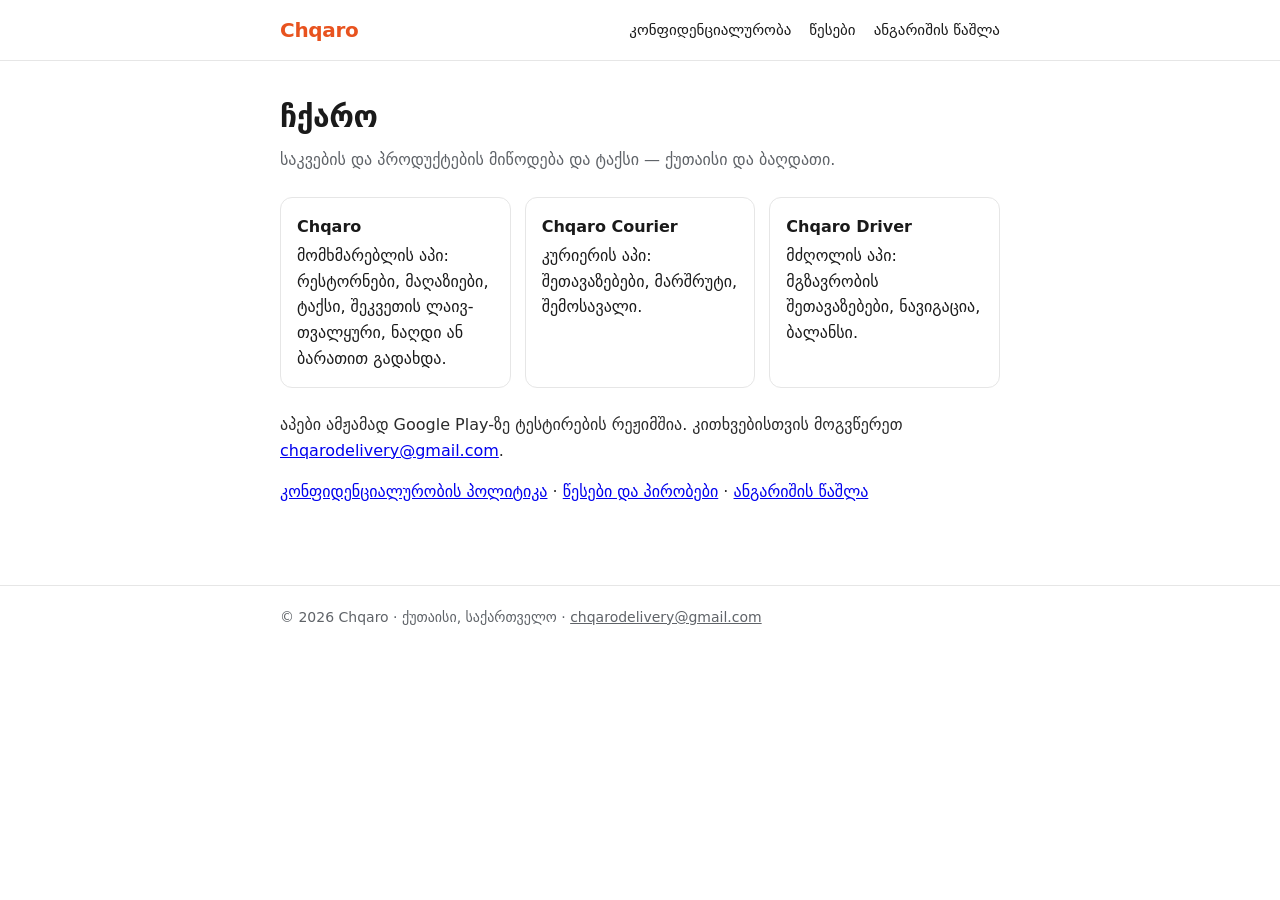
<file: index.html>
<!doctype html><html lang="ka"><head><meta charset="utf-8"><meta name="viewport" content="width=device-width,initial-scale=1"><title>Chqaro — მიწოდება და ტაქსი ქუთაისში</title><meta name="description" content="Chqaro: საკვების და პროდუქტების მიწოდება და ტაქსი ქუთაისსა და ბაღდათში."><link rel="stylesheet" href="style.css"></head><body><header><div class="wrap"><nav><a class="logo" href="index.html">Chqaro</a><a href="privacy.html">კონფიდენციალურობა</a><a href="terms.html">წესები</a><a href="delete-account.html">ანგარიშის წაშლა</a></nav></div></header><main><div class="wrap">

<h1>ჩქარო</h1><p class="sub">საკვების და პროდუქტების მიწოდება და ტაქსი — ქუთაისი და ბაღდათი.</p>
<div class="cards">
<div class="card"><b>Chqaro</b>მომხმარებლის აპი: რესტორნები, მაღაზიები, ტაქსი, შეკვეთის ლაივ-თვალყური, ნაღდი ან ბარათით გადახდა.</div>
<div class="card"><b>Chqaro Courier</b>კურიერის აპი: შეთავაზებები, მარშრუტი, შემოსავალი.</div>
<div class="card"><b>Chqaro Driver</b>მძღოლის აპი: მგზავრობის შეთავაზებები, ნავიგაცია, ბალანსი.</div>
</div>
<p>აპები ამჟამად Google Play-ზე ტესტირების რეჟიმშია. კითხვებისთვის მოგვწერეთ <a href="mailto:chqarodelivery@gmail.com">chqarodelivery@gmail.com</a>.</p>
<p><a href="privacy.html">კონფიდენციალურობის პოლიტიკა</a> · <a href="terms.html">წესები და პირობები</a> · <a href="delete-account.html">ანგარიშის წაშლა</a></p>
</div></main><footer><div class="wrap">© 2026 Chqaro · ქუთაისი, საქართველო · <a href="mailto:chqarodelivery@gmail.com">chqarodelivery@gmail.com</a></div></footer></body></html>
</file>
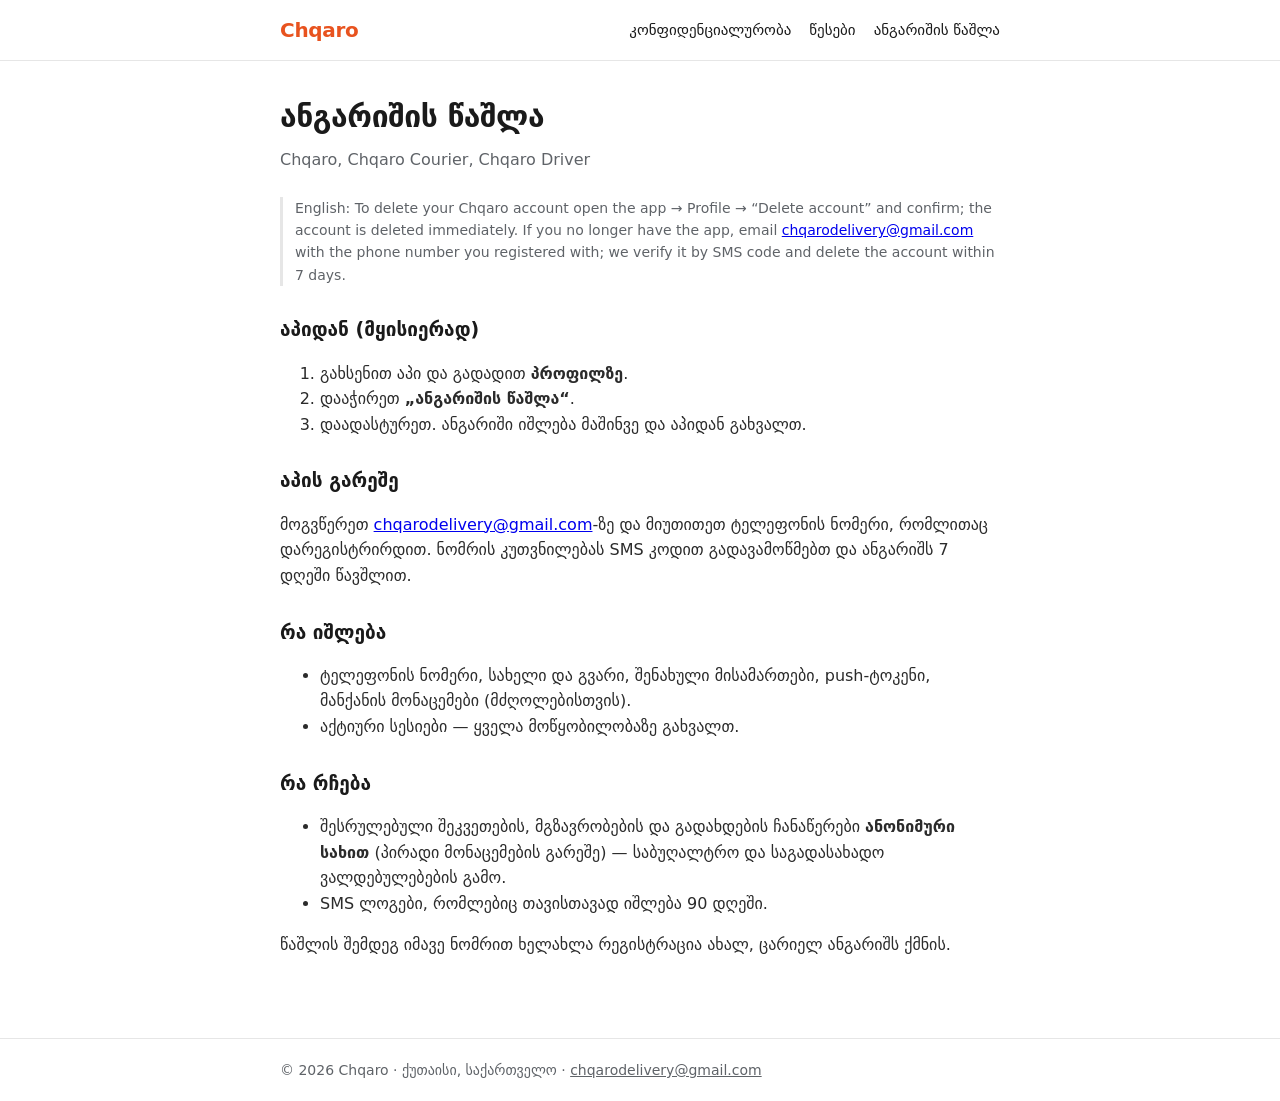
<file: delete-account.html>
<!doctype html><html lang="ka"><head><meta charset="utf-8"><meta name="viewport" content="width=device-width,initial-scale=1"><title>ანგარიშის წაშლა — Chqaro</title><meta name="description" content="როგორ წაშალოთ Chqaro ანგარიში და რა მონაცემები იშლება."><link rel="stylesheet" href="style.css"></head><body><header><div class="wrap"><nav><a class="logo" href="index.html">Chqaro</a><a href="privacy.html">კონფიდენციალურობა</a><a href="terms.html">წესები</a><a href="delete-account.html">ანგარიშის წაშლა</a></nav></div></header><main><div class="wrap">

<h1>ანგარიშის წაშლა</h1><p class="sub">Chqaro, Chqaro Courier, Chqaro Driver</p>
<p class="en">English: To delete your Chqaro account open the app → Profile → “Delete account” and confirm; the account is deleted immediately. If you no longer have the app, email <a href="mailto:chqarodelivery@gmail.com?subject=Delete%20account">chqarodelivery@gmail.com</a> with the phone number you registered with; we verify it by SMS code and delete the account within 7 days.</p>
<h2>აპიდან (მყისიერად)</h2>
<ol><li>გახსენით აპი და გადადით <b>პროფილზე</b>.</li><li>დააჭირეთ <b>„ანგარიშის წაშლა“</b>.</li><li>დაადასტურეთ. ანგარიში იშლება მაშინვე და აპიდან გახვალთ.</li></ol>
<h2>აპის გარეშე</h2>
<p>მოგვწერეთ <a href="mailto:chqarodelivery@gmail.com?subject=Delete%20account">chqarodelivery@gmail.com</a>-ზე და მიუთითეთ ტელეფონის ნომერი, რომლითაც დარეგისტრირდით. ნომრის კუთვნილებას SMS კოდით გადავამოწმებთ და ანგარიშს 7 დღეში წავშლით.</p>
<h2>რა იშლება</h2>
<ul><li>ტელეფონის ნომერი, სახელი და გვარი, შენახული მისამართები, push-ტოკენი, მანქანის მონაცემები (მძღოლებისთვის).</li><li>აქტიური სესიები — ყველა მოწყობილობაზე გახვალთ.</li></ul>
<h2>რა რჩება</h2>
<ul><li>შესრულებული შეკვეთების, მგზავრობების და გადახდების ჩანაწერები <b>ანონიმური სახით</b> (პირადი მონაცემების გარეშე) — საბუღალტრო და საგადასახადო ვალდებულებების გამო.</li><li>SMS ლოგები, რომლებიც თავისთავად იშლება 90 დღეში.</li></ul>
<p>წაშლის შემდეგ იმავე ნომრით ხელახლა რეგისტრაცია ახალ, ცარიელ ანგარიშს ქმნის.</p>
</div></main><footer><div class="wrap">© 2026 Chqaro · ქუთაისი, საქართველო · <a href="mailto:chqarodelivery@gmail.com">chqarodelivery@gmail.com</a></div></footer></body></html>
</file>
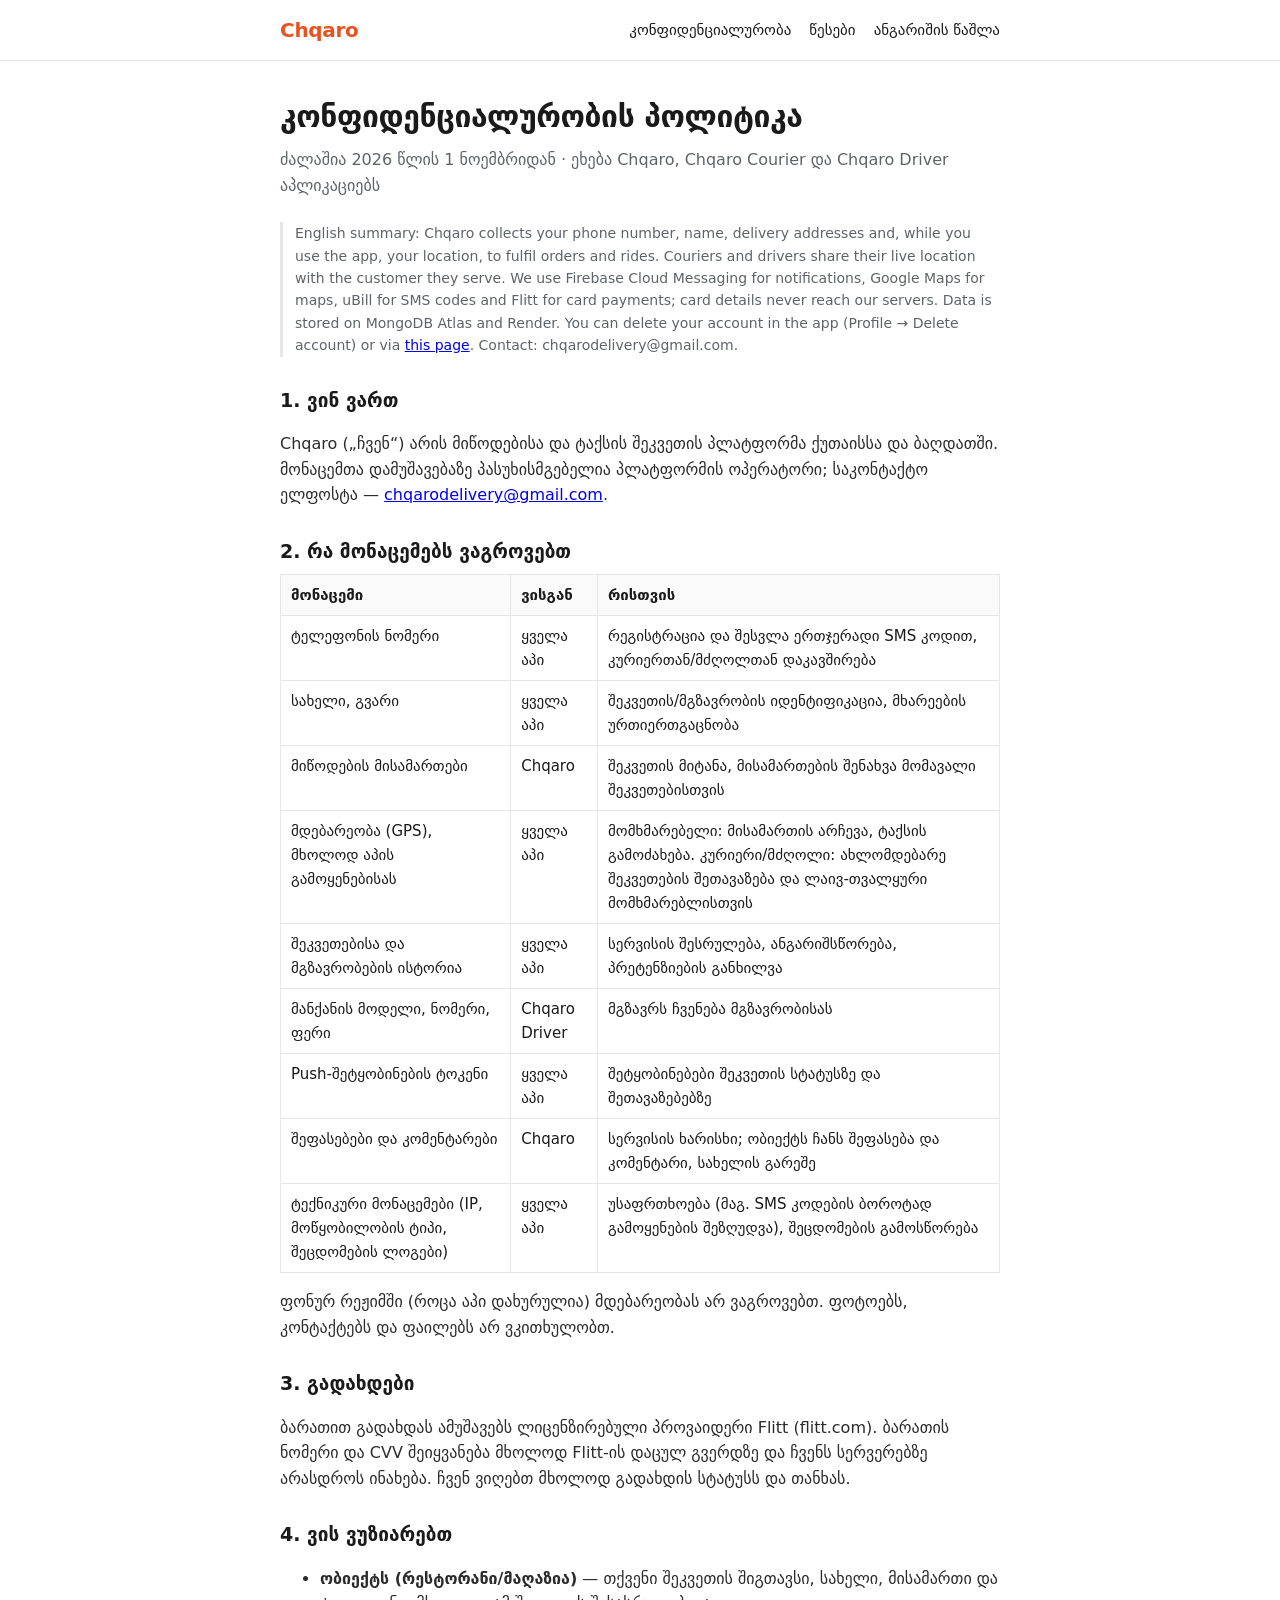
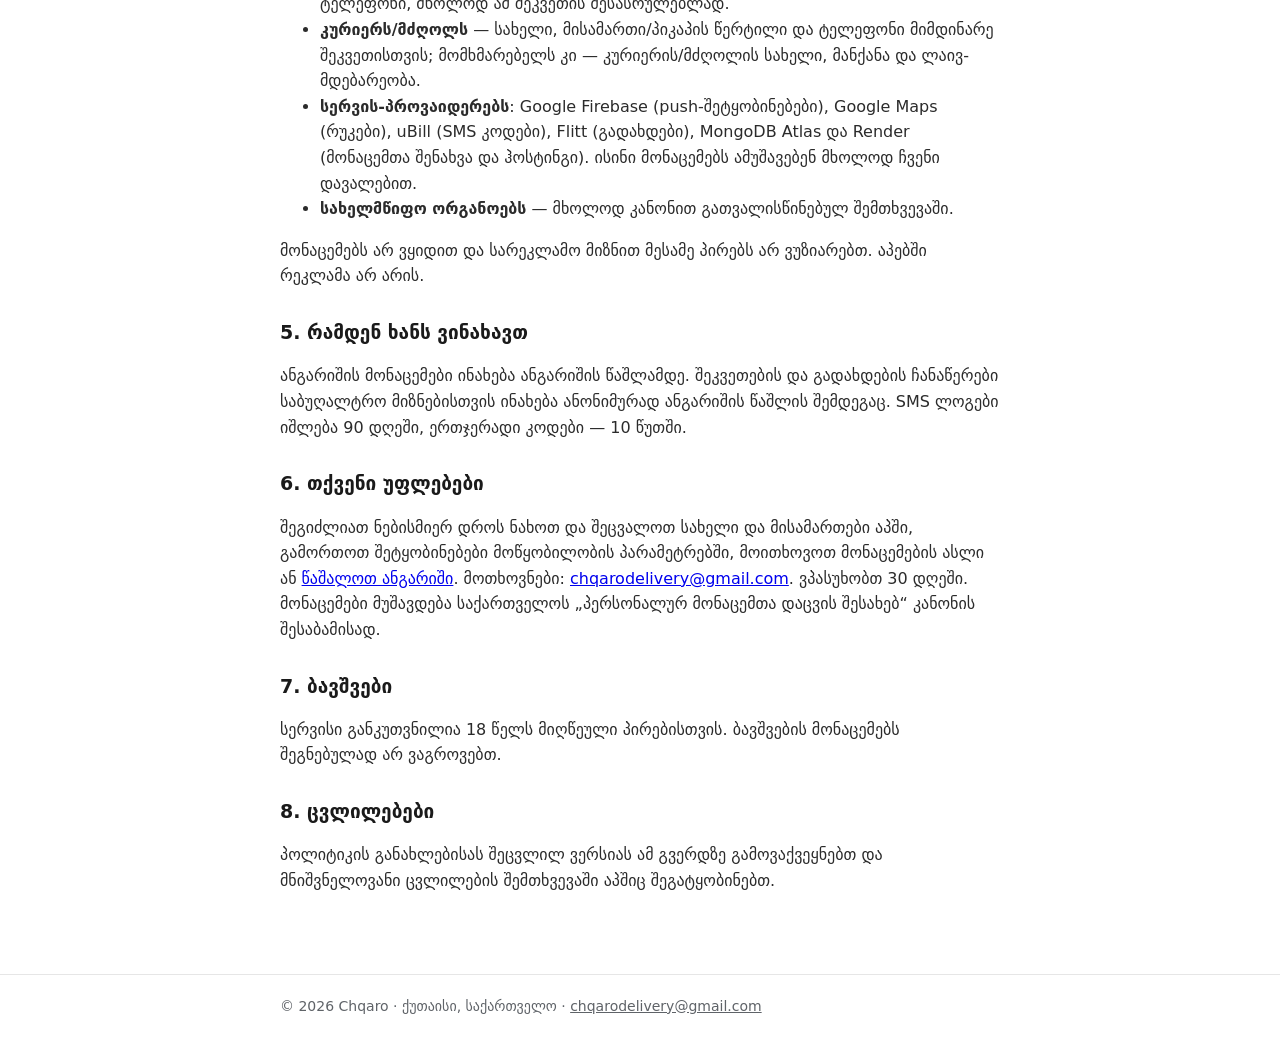
<file: privacy.html>
<!doctype html><html lang="ka"><head><meta charset="utf-8"><meta name="viewport" content="width=device-width,initial-scale=1"><title>კონფიდენციალურობის პოლიტიკა — Chqaro</title><meta name="description" content="რა მონაცემებს აგროვებს Chqaro და როგორ იყენებს მათ."><link rel="stylesheet" href="style.css"></head><body><header><div class="wrap"><nav><a class="logo" href="index.html">Chqaro</a><a href="privacy.html">კონფიდენციალურობა</a><a href="terms.html">წესები</a><a href="delete-account.html">ანგარიშის წაშლა</a></nav></div></header><main><div class="wrap">

<h1>კონფიდენციალურობის პოლიტიკა</h1><p class="sub">ძალაშია 2026 წლის 1 ნოემბრიდან · ეხება Chqaro, Chqaro Courier და Chqaro Driver აპლიკაციებს</p>
<p class="en">English summary: Chqaro collects your phone number, name, delivery addresses and, while you use the app, your location, to fulfil orders and rides. Couriers and drivers share their live location with the customer they serve. We use Firebase Cloud Messaging for notifications, Google Maps for maps, uBill for SMS codes and Flitt for card payments; card details never reach our servers. Data is stored on MongoDB Atlas and Render. You can delete your account in the app (Profile → Delete account) or via <a href="delete-account.html">this page</a>. Contact: chqarodelivery@gmail.com.</p>

<h2>1. ვინ ვართ</h2>
<p>Chqaro („ჩვენ“) არის მიწოდებისა და ტაქსის შეკვეთის პლატფორმა ქუთაისსა და ბაღდათში. მონაცემთა დამუშავებაზე პასუხისმგებელია პლატფორმის ოპერატორი; საკონტაქტო ელფოსტა — <a href="mailto:chqarodelivery@gmail.com">chqarodelivery@gmail.com</a>.</p>

<h2>2. რა მონაცემებს ვაგროვებთ</h2>
<table><tr><th>მონაცემი</th><th>ვისგან</th><th>რისთვის</th></tr>
<tr><td>ტელეფონის ნომერი</td><td>ყველა აპი</td><td>რეგისტრაცია და შესვლა ერთჯერადი SMS კოდით, კურიერთან/მძღოლთან დაკავშირება</td></tr>
<tr><td>სახელი, გვარი</td><td>ყველა აპი</td><td>შეკვეთის/მგზავრობის იდენტიფიკაცია, მხარეების ურთიერთგაცნობა</td></tr>
<tr><td>მიწოდების მისამართები</td><td>Chqaro</td><td>შეკვეთის მიტანა, მისამართების შენახვა მომავალი შეკვეთებისთვის</td></tr>
<tr><td>მდებარეობა (GPS), მხოლოდ აპის გამოყენებისას</td><td>ყველა აპი</td><td>მომხმარებელი: მისამართის არჩევა, ტაქსის გამოძახება. კურიერი/მძღოლი: ახლომდებარე შეკვეთების შეთავაზება და ლაივ-თვალყური მომხმარებლისთვის</td></tr>
<tr><td>შეკვეთებისა და მგზავრობების ისტორია</td><td>ყველა აპი</td><td>სერვისის შესრულება, ანგარიშსწორება, პრეტენზიების განხილვა</td></tr>
<tr><td>მანქანის მოდელი, ნომერი, ფერი</td><td>Chqaro Driver</td><td>მგზავრს ჩვენება მგზავრობისას</td></tr>
<tr><td>Push-შეტყობინების ტოკენი</td><td>ყველა აპი</td><td>შეტყობინებები შეკვეთის სტატუსზე და შეთავაზებებზე</td></tr>
<tr><td>შეფასებები და კომენტარები</td><td>Chqaro</td><td>სერვისის ხარისხი; ობიექტს ჩანს შეფასება და კომენტარი, სახელის გარეშე</td></tr>
<tr><td>ტექნიკური მონაცემები (IP, მოწყობილობის ტიპი, შეცდომების ლოგები)</td><td>ყველა აპი</td><td>უსაფრთხოება (მაგ. SMS კოდების ბოროტად გამოყენების შეზღუდვა), შეცდომების გამოსწორება</td></tr>
</table>
<p>ფონურ რეჟიმში (როცა აპი დახურულია) მდებარეობას არ ვაგროვებთ. ფოტოებს, კონტაქტებს და ფაილებს არ ვკითხულობთ.</p>

<h2>3. გადახდები</h2>
<p>ბარათით გადახდას ამუშავებს ლიცენზირებული პროვაიდერი Flitt (flitt.com). ბარათის ნომერი და CVV შეიყვანება მხოლოდ Flitt-ის დაცულ გვერდზე და ჩვენს სერვერებზე არასდროს ინახება. ჩვენ ვიღებთ მხოლოდ გადახდის სტატუსს და თანხას.</p>

<h2>4. ვის ვუზიარებთ</h2>
<ul>
<li><b>ობიექტს (რესტორანი/მაღაზია)</b> — თქვენი შეკვეთის შიგთავსი, სახელი, მისამართი და ტელეფონი, მხოლოდ ამ შეკვეთის შესასრულებლად.</li>
<li><b>კურიერს/მძღოლს</b> — სახელი, მისამართი/პიკაპის წერტილი და ტელეფონი მიმდინარე შეკვეთისთვის; მომხმარებელს კი — კურიერის/მძღოლის სახელი, მანქანა და ლაივ-მდებარეობა.</li>
<li><b>სერვის-პროვაიდერებს</b>: Google Firebase (push-შეტყობინებები), Google Maps (რუკები), uBill (SMS კოდები), Flitt (გადახდები), MongoDB Atlas და Render (მონაცემთა შენახვა და ჰოსტინგი). ისინი მონაცემებს ამუშავებენ მხოლოდ ჩვენი დავალებით.</li>
<li><b>სახელმწიფო ორგანოებს</b> — მხოლოდ კანონით გათვალისწინებულ შემთხვევაში.</li>
</ul>
<p>მონაცემებს არ ვყიდით და სარეკლამო მიზნით მესამე პირებს არ ვუზიარებთ. აპებში რეკლამა არ არის.</p>

<h2>5. რამდენ ხანს ვინახავთ</h2>
<p>ანგარიშის მონაცემები ინახება ანგარიშის წაშლამდე. შეკვეთების და გადახდების ჩანაწერები საბუღალტრო მიზნებისთვის ინახება ანონიმურად ანგარიშის წაშლის შემდეგაც. SMS ლოგები იშლება 90 დღეში, ერთჯერადი კოდები — 10 წუთში.</p>

<h2>6. თქვენი უფლებები</h2>
<p>შეგიძლიათ ნებისმიერ დროს ნახოთ და შეცვალოთ სახელი და მისამართები აპში, გამორთოთ შეტყობინებები მოწყობილობის პარამეტრებში, მოითხოვოთ მონაცემების ასლი ან <a href="delete-account.html">წაშალოთ ანგარიში</a>. მოთხოვნები: <a href="mailto:chqarodelivery@gmail.com">chqarodelivery@gmail.com</a>. ვპასუხობთ 30 დღეში. მონაცემები მუშავდება საქართველოს „პერსონალურ მონაცემთა დაცვის შესახებ“ კანონის შესაბამისად.</p>

<h2>7. ბავშვები</h2>
<p>სერვისი განკუთვნილია 18 წელს მიღწეული პირებისთვის. ბავშვების მონაცემებს შეგნებულად არ ვაგროვებთ.</p>

<h2>8. ცვლილებები</h2>
<p>პოლიტიკის განახლებისას შეცვლილ ვერსიას ამ გვერდზე გამოვაქვეყნებთ და მნიშვნელოვანი ცვლილების შემთხვევაში აპშიც შეგატყობინებთ.</p>
</div></main><footer><div class="wrap">© 2026 Chqaro · ქუთაისი, საქართველო · <a href="mailto:chqarodelivery@gmail.com">chqarodelivery@gmail.com</a></div></footer></body></html>
</file>
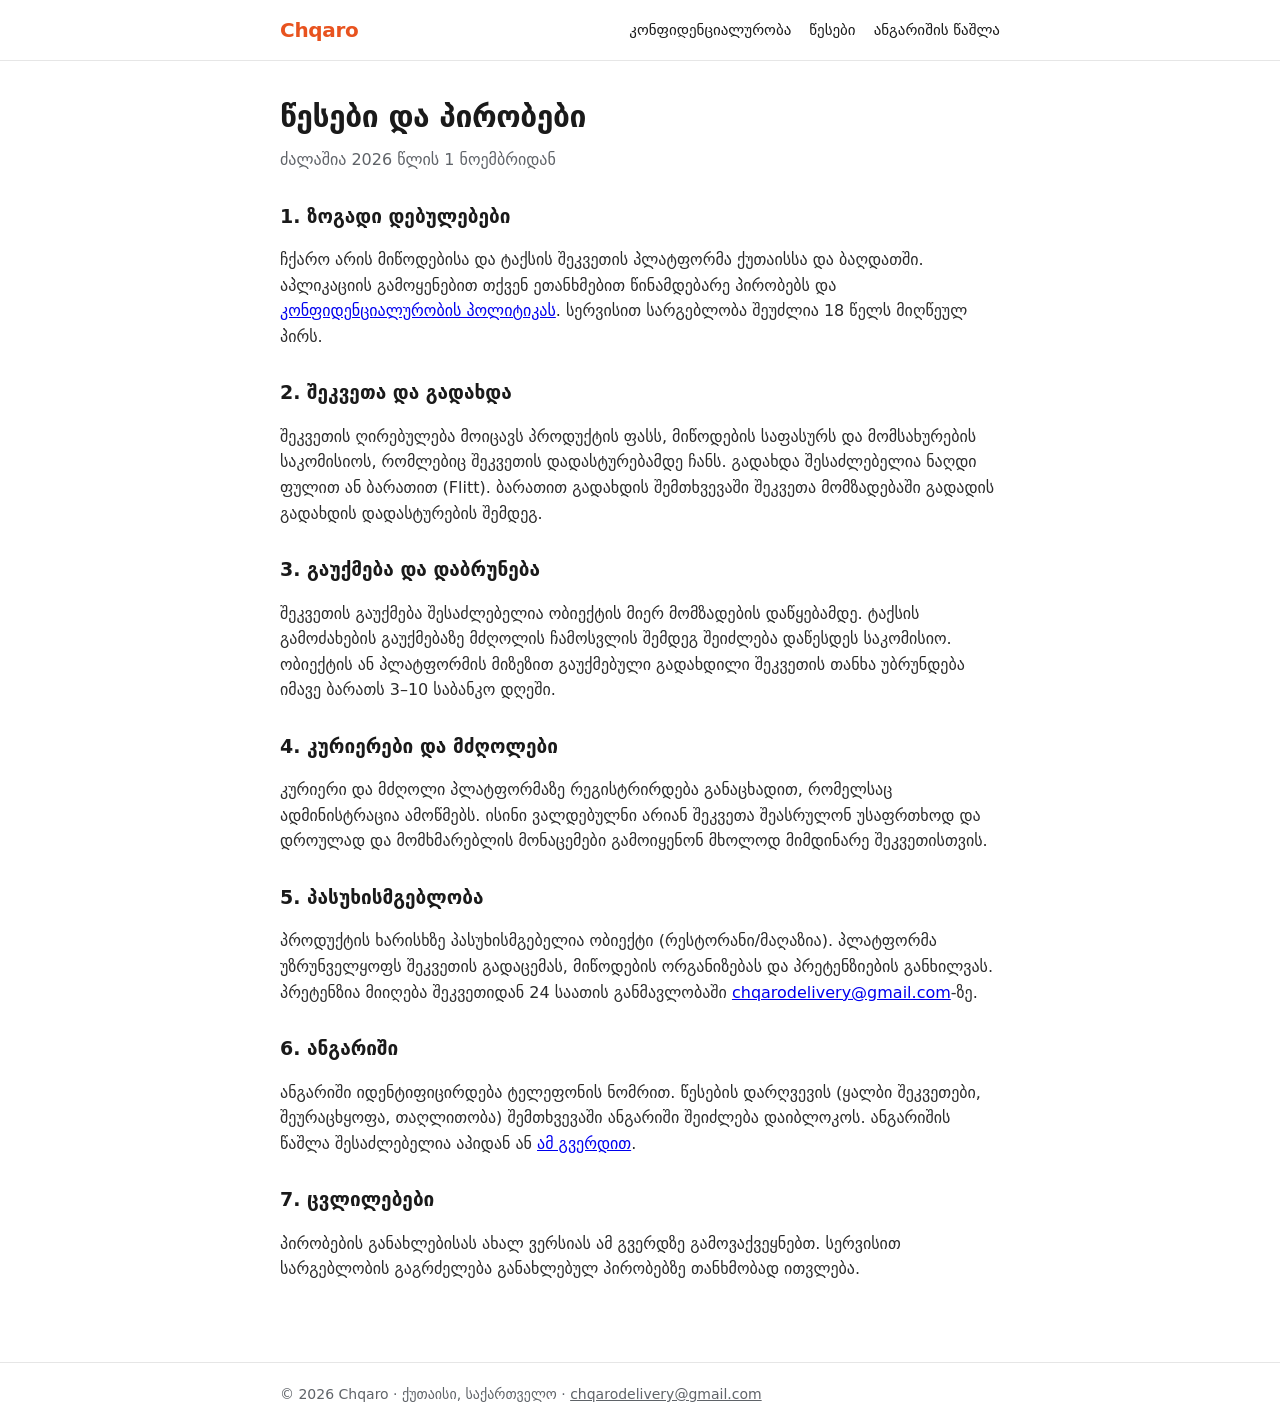
<file: terms.html>
<!doctype html><html lang="ka"><head><meta charset="utf-8"><meta name="viewport" content="width=device-width,initial-scale=1"><title>წესები და პირობები — Chqaro</title><meta name="description" content="Chqaro-ს მომსახურების წესები და პირობები."><link rel="stylesheet" href="style.css"></head><body><header><div class="wrap"><nav><a class="logo" href="index.html">Chqaro</a><a href="privacy.html">კონფიდენციალურობა</a><a href="terms.html">წესები</a><a href="delete-account.html">ანგარიშის წაშლა</a></nav></div></header><main><div class="wrap">

<h1>წესები და პირობები</h1><p class="sub">ძალაშია 2026 წლის 1 ნოემბრიდან</p>
<h2>1. ზოგადი დებულებები</h2>
<p>ჩქარო არის მიწოდებისა და ტაქსის შეკვეთის პლატფორმა ქუთაისსა და ბაღდათში. აპლიკაციის გამოყენებით თქვენ ეთანხმებით წინამდებარე პირობებს და <a href="privacy.html">კონფიდენციალურობის პოლიტიკას</a>. სერვისით სარგებლობა შეუძლია 18 წელს მიღწეულ პირს.</p>
<h2>2. შეკვეთა და გადახდა</h2>
<p>შეკვეთის ღირებულება მოიცავს პროდუქტის ფასს, მიწოდების საფასურს და მომსახურების საკომისიოს, რომლებიც შეკვეთის დადასტურებამდე ჩანს. გადახდა შესაძლებელია ნაღდი ფულით ან ბარათით (Flitt). ბარათით გადახდის შემთხვევაში შეკვეთა მომზადებაში გადადის გადახდის დადასტურების შემდეგ.</p>
<h2>3. გაუქმება და დაბრუნება</h2>
<p>შეკვეთის გაუქმება შესაძლებელია ობიექტის მიერ მომზადების დაწყებამდე. ტაქსის გამოძახების გაუქმებაზე მძღოლის ჩამოსვლის შემდეგ შეიძლება დაწესდეს საკომისიო. ობიექტის ან პლატფორმის მიზეზით გაუქმებული გადახდილი შეკვეთის თანხა უბრუნდება იმავე ბარათს 3–10 საბანკო დღეში.</p>
<h2>4. კურიერები და მძღოლები</h2>
<p>კურიერი და მძღოლი პლატფორმაზე რეგისტრირდება განაცხადით, რომელსაც ადმინისტრაცია ამოწმებს. ისინი ვალდებულნი არიან შეკვეთა შეასრულონ უსაფრთხოდ და დროულად და მომხმარებლის მონაცემები გამოიყენონ მხოლოდ მიმდინარე შეკვეთისთვის.</p>
<h2>5. პასუხისმგებლობა</h2>
<p>პროდუქტის ხარისხზე პასუხისმგებელია ობიექტი (რესტორანი/მაღაზია). პლატფორმა უზრუნველყოფს შეკვეთის გადაცემას, მიწოდების ორგანიზებას და პრეტენზიების განხილვას. პრეტენზია მიიღება შეკვეთიდან 24 საათის განმავლობაში <a href="mailto:chqarodelivery@gmail.com">chqarodelivery@gmail.com</a>-ზე.</p>
<h2>6. ანგარიში</h2>
<p>ანგარიში იდენტიფიცირდება ტელეფონის ნომრით. წესების დარღვევის (ყალბი შეკვეთები, შეურაცხყოფა, თაღლითობა) შემთხვევაში ანგარიში შეიძლება დაიბლოკოს. ანგარიშის წაშლა შესაძლებელია აპიდან ან <a href="delete-account.html">ამ გვერდით</a>.</p>
<h2>7. ცვლილებები</h2>
<p>პირობების განახლებისას ახალ ვერსიას ამ გვერდზე გამოვაქვეყნებთ. სერვისით სარგებლობის გაგრძელება განახლებულ პირობებზე თანხმობად ითვლება.</p>
</div></main><footer><div class="wrap">© 2026 Chqaro · ქუთაისი, საქართველო · <a href="mailto:chqarodelivery@gmail.com">chqarodelivery@gmail.com</a></div></footer></body></html>
</file>
<file: style.css>
:root{--brand:#E8531F;--ink:#1a1a1a;--muted:#5f6368;--line:#e6e6e6;--bg:#fff}
*{box-sizing:border-box}body{margin:0;font-family:system-ui,-apple-system,"Segoe UI",Roboto,"Noto Sans Georgian",sans-serif;color:var(--ink);background:var(--bg);line-height:1.6}
header{border-bottom:1px solid var(--line)}.wrap{max-width:760px;margin:0 auto;padding:0 20px}
nav{display:flex;align-items:center;gap:18px;height:60px;font-size:15px;flex-wrap:wrap}nav a{color:var(--ink);text-decoration:none}nav a:hover{color:var(--brand)}
nav .logo{font-weight:800;font-size:20px;color:var(--brand);margin-right:auto;letter-spacing:-.3px}
main{padding:32px 0 64px}h1{font-size:30px;margin:0 0 6px;letter-spacing:-.4px}h2{font-size:19px;margin:28px 0 8px}
.sub{color:var(--muted);margin:0 0 24px}p,li{color:#2b2b2b}table{border-collapse:collapse;width:100%;font-size:15px}td,th{border:1px solid var(--line);padding:8px 10px;text-align:left;vertical-align:top}th{background:#fafafa}
.cards{display:grid;grid-template-columns:repeat(auto-fit,minmax(200px,1fr));gap:14px;margin:24px 0}.card{border:1px solid var(--line);border-radius:12px;padding:16px}.card b{display:block;margin-bottom:4px}
footer{border-top:1px solid var(--line);padding:20px 0;color:var(--muted);font-size:14px}footer a{color:var(--muted)}
.en{color:var(--muted);font-size:14px;border-left:3px solid var(--line);padding-left:12px;margin:8px 0 0}
</file>
